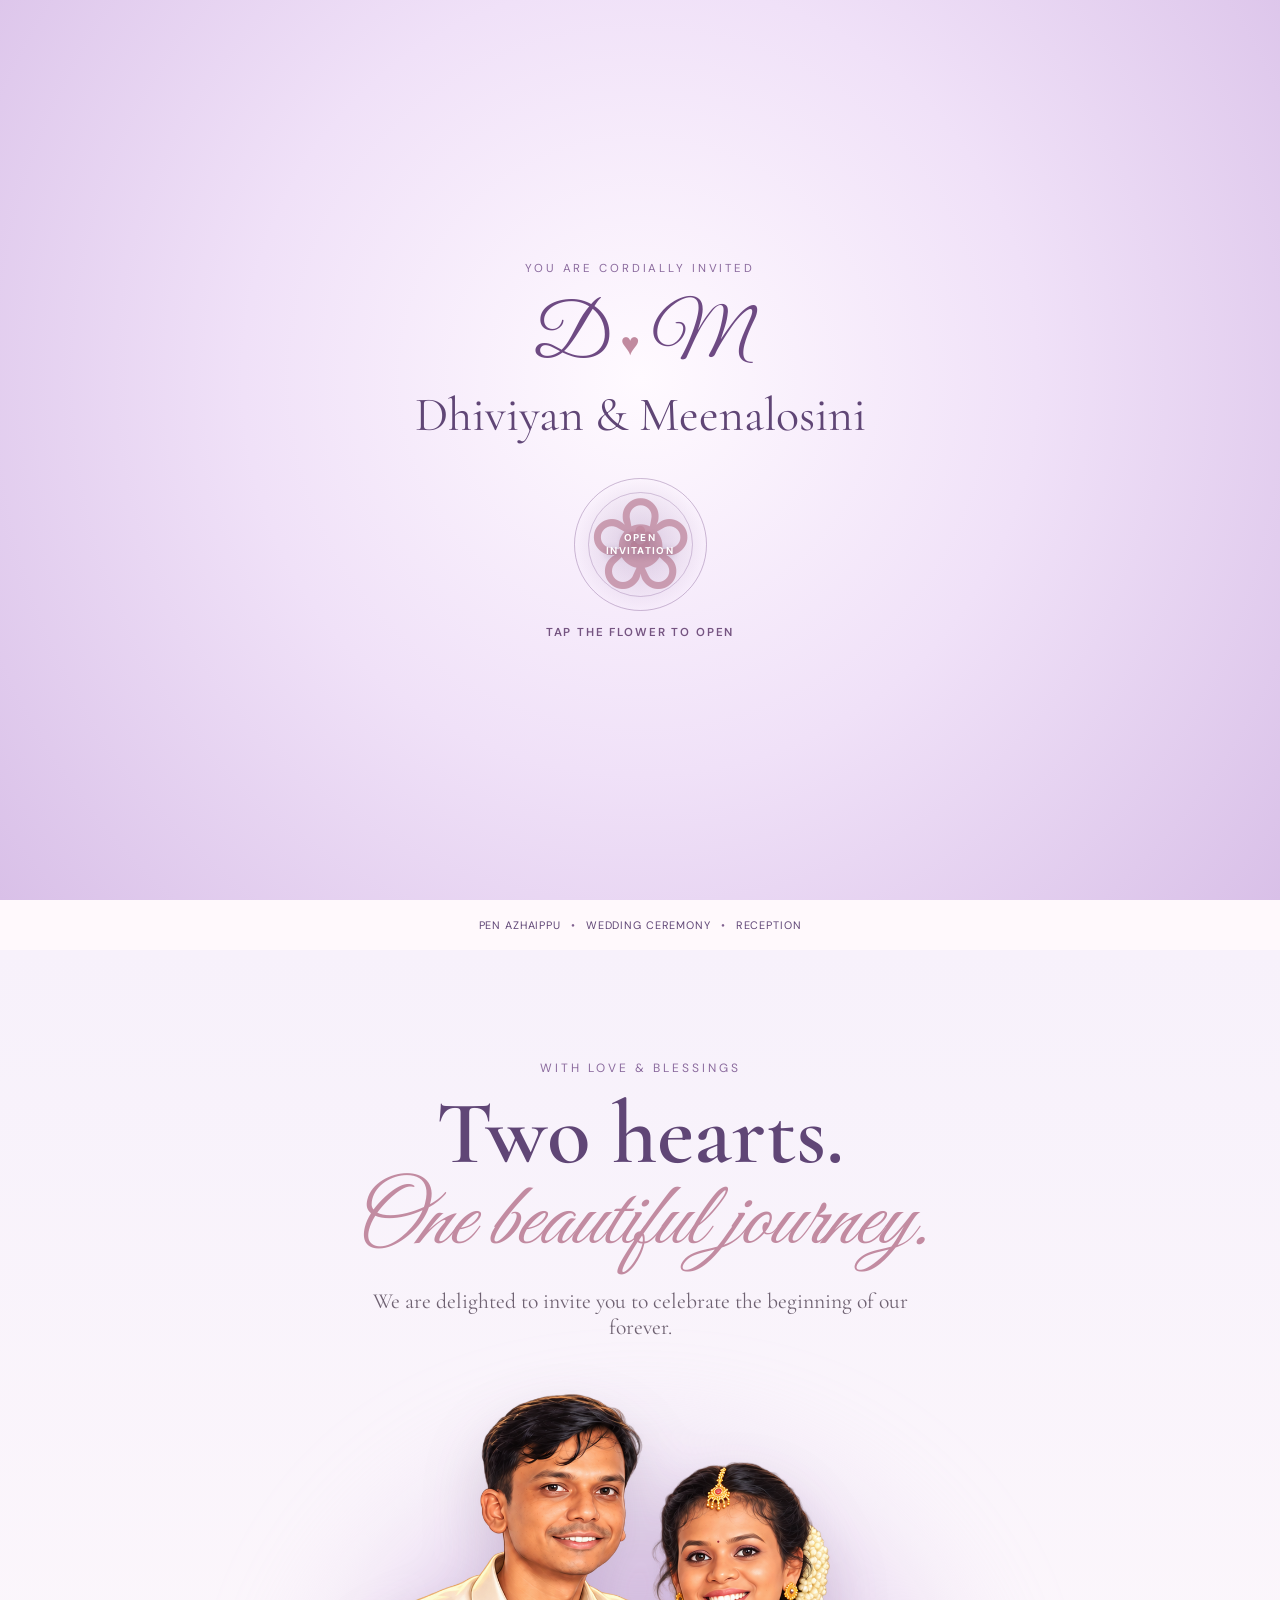
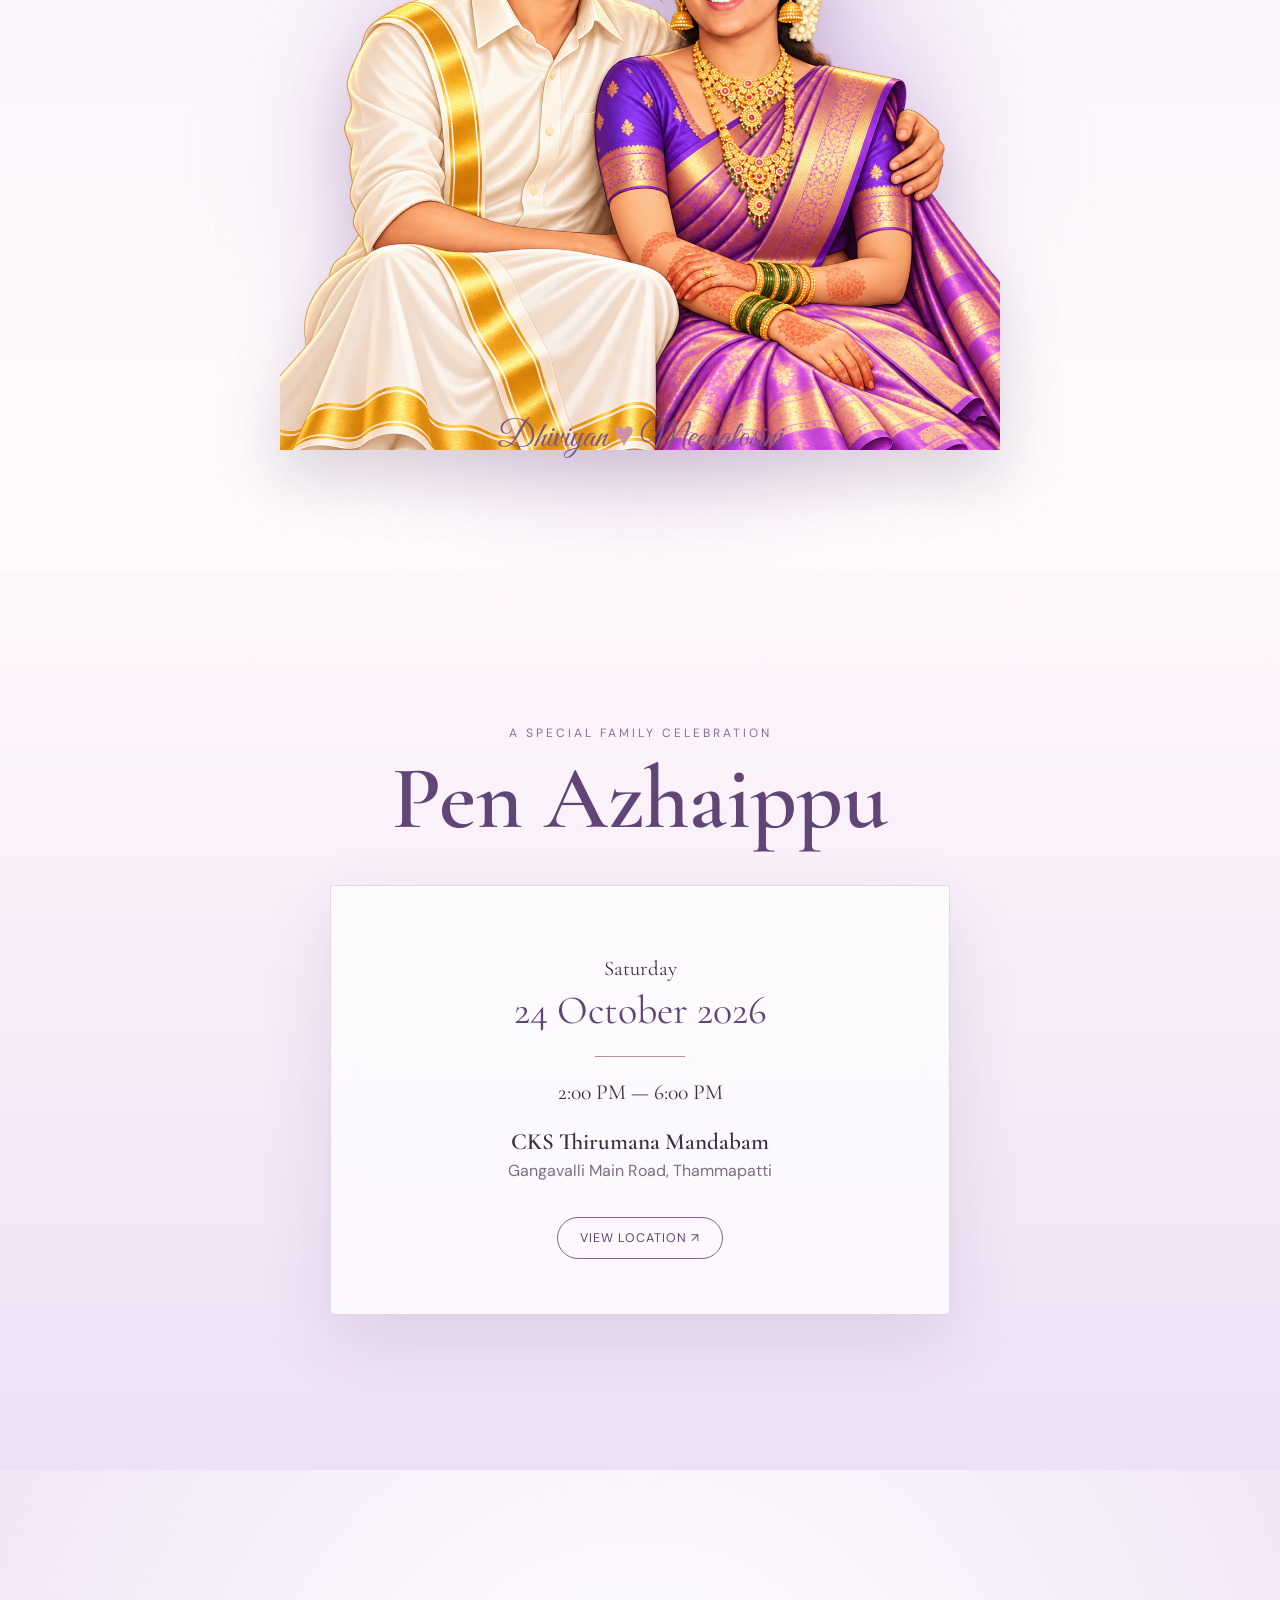
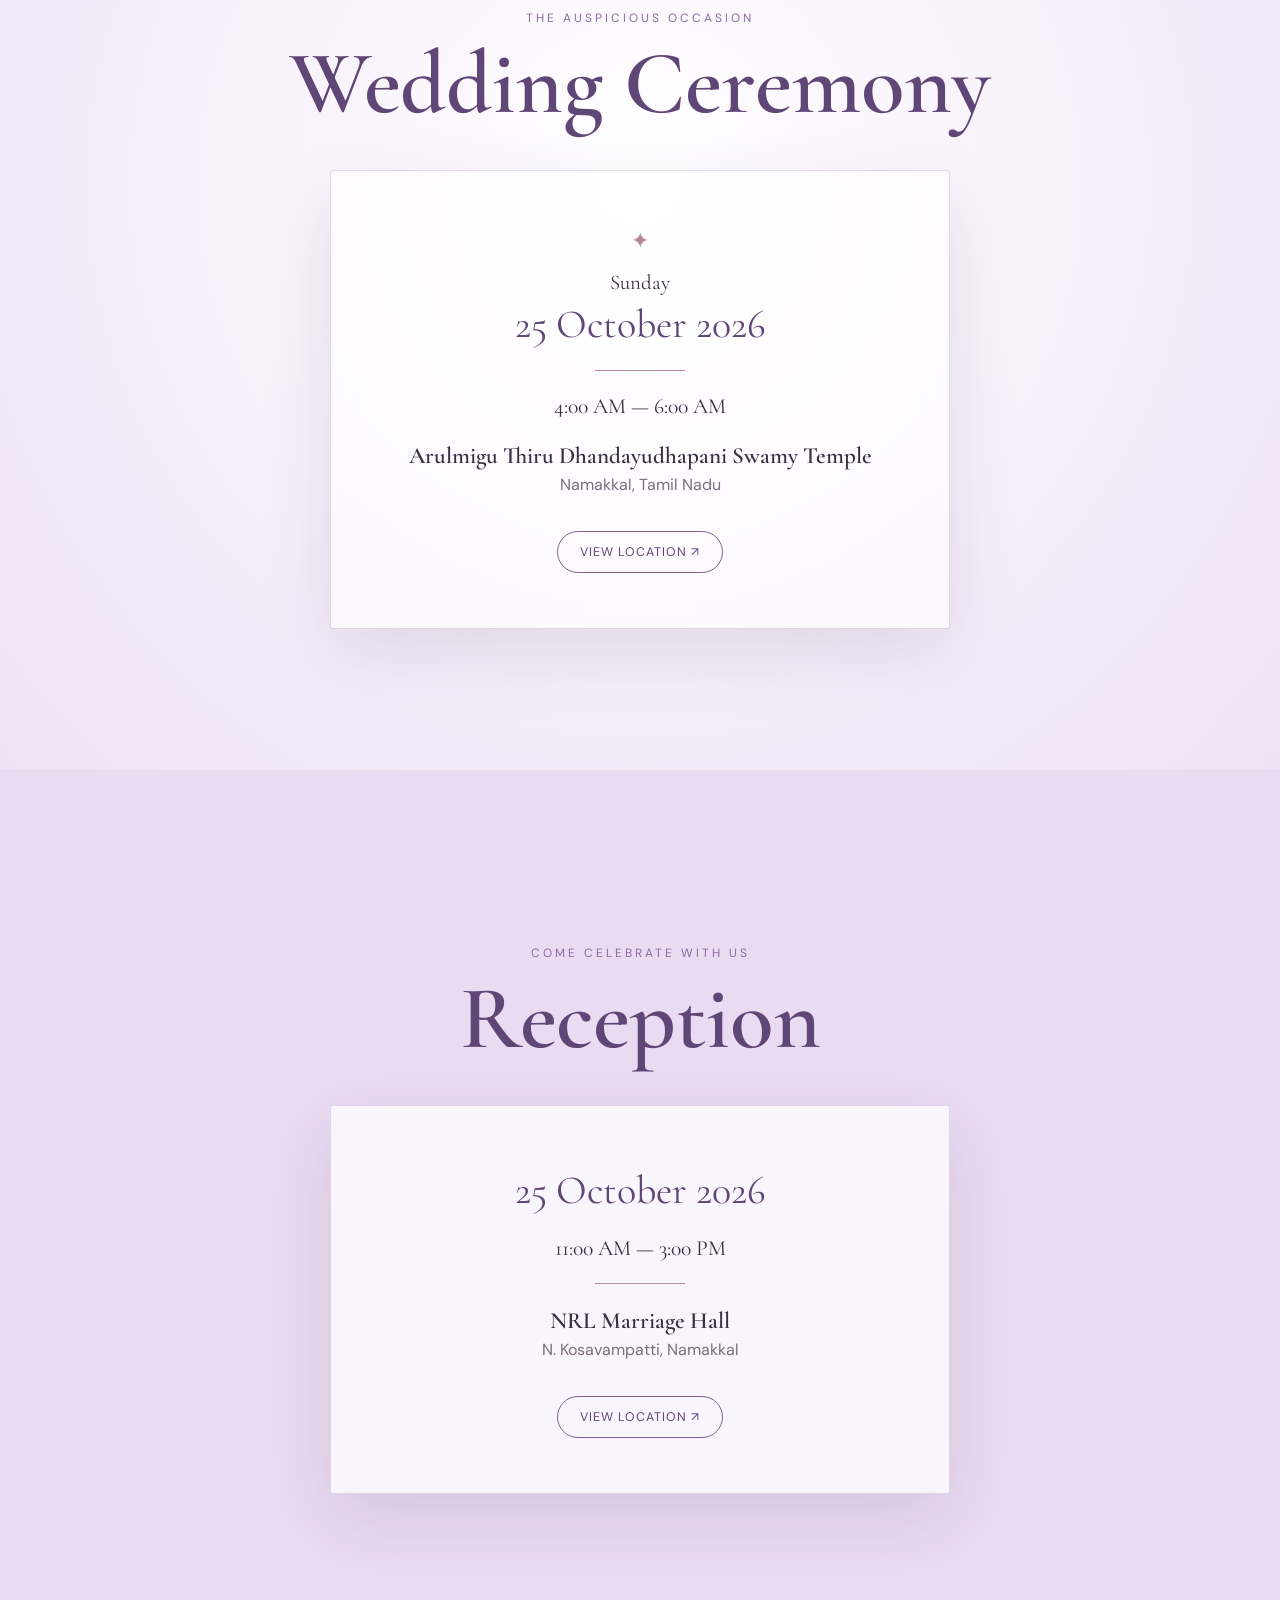
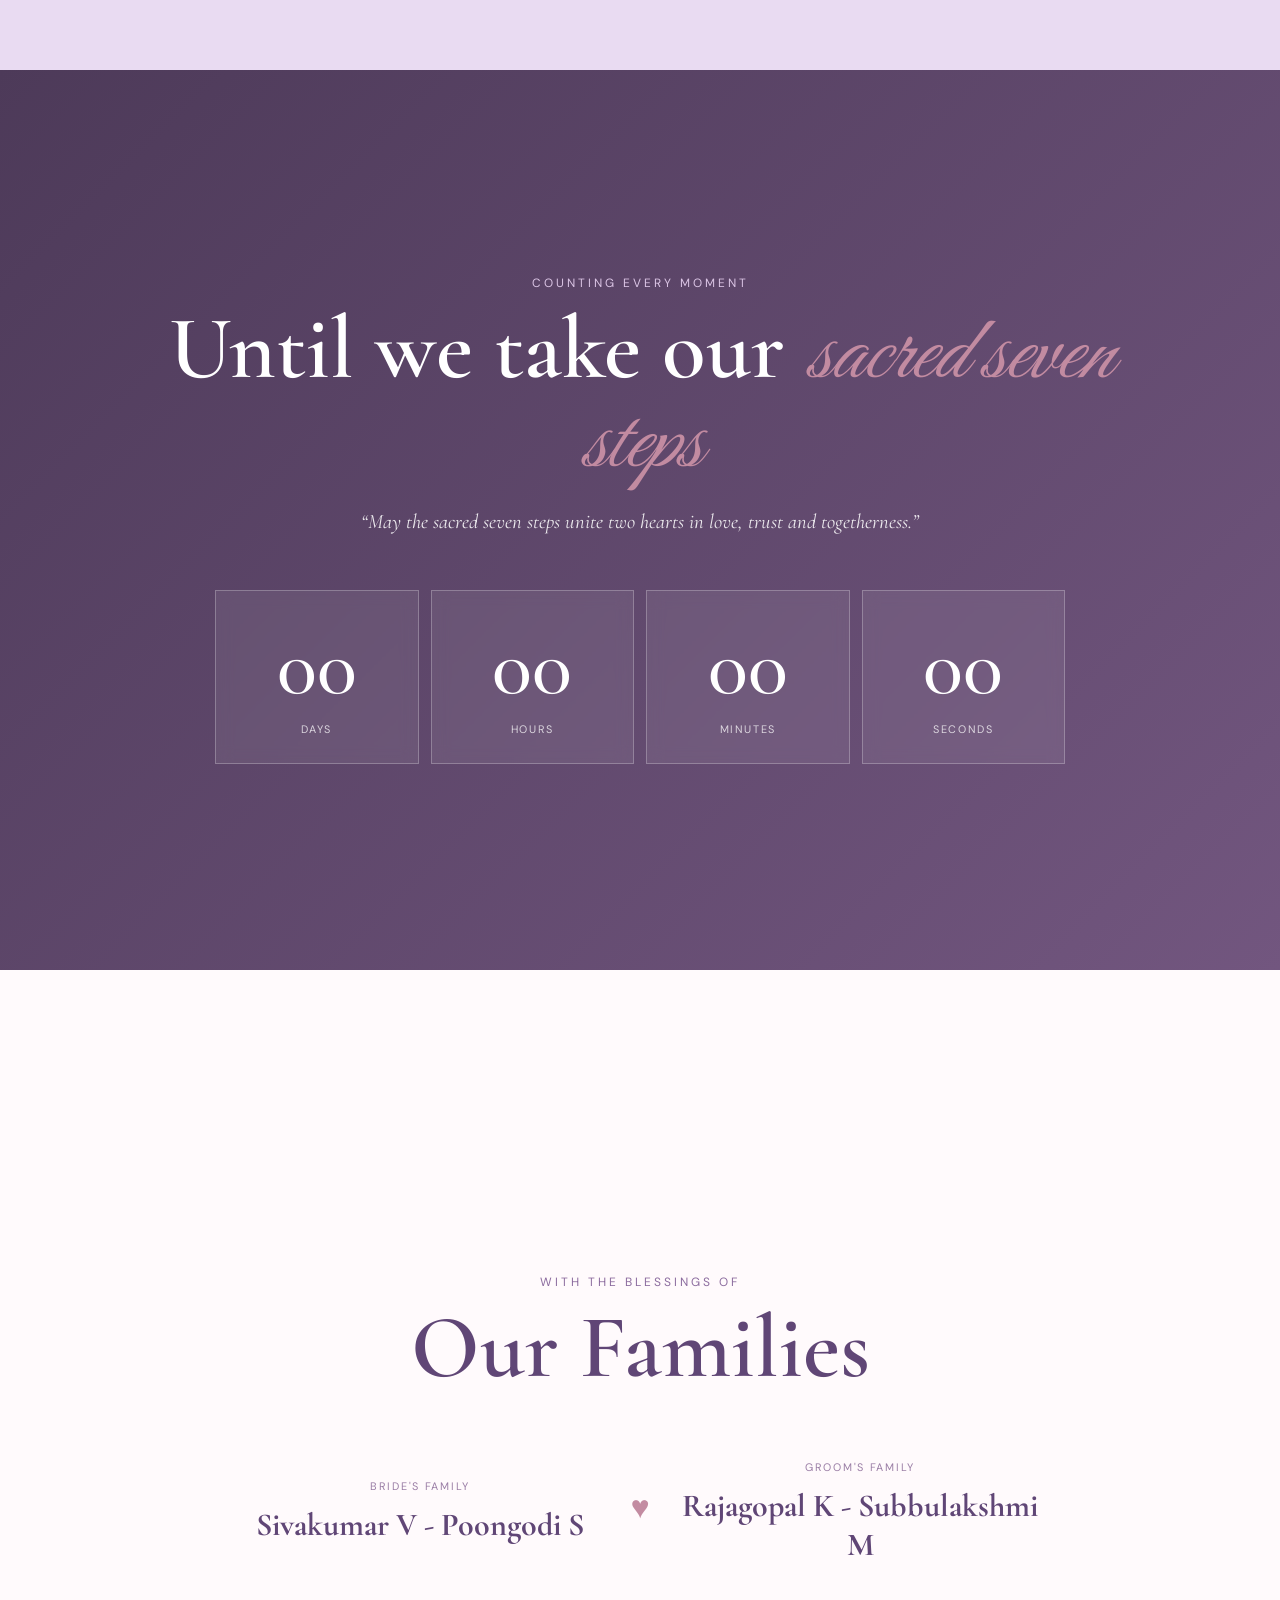
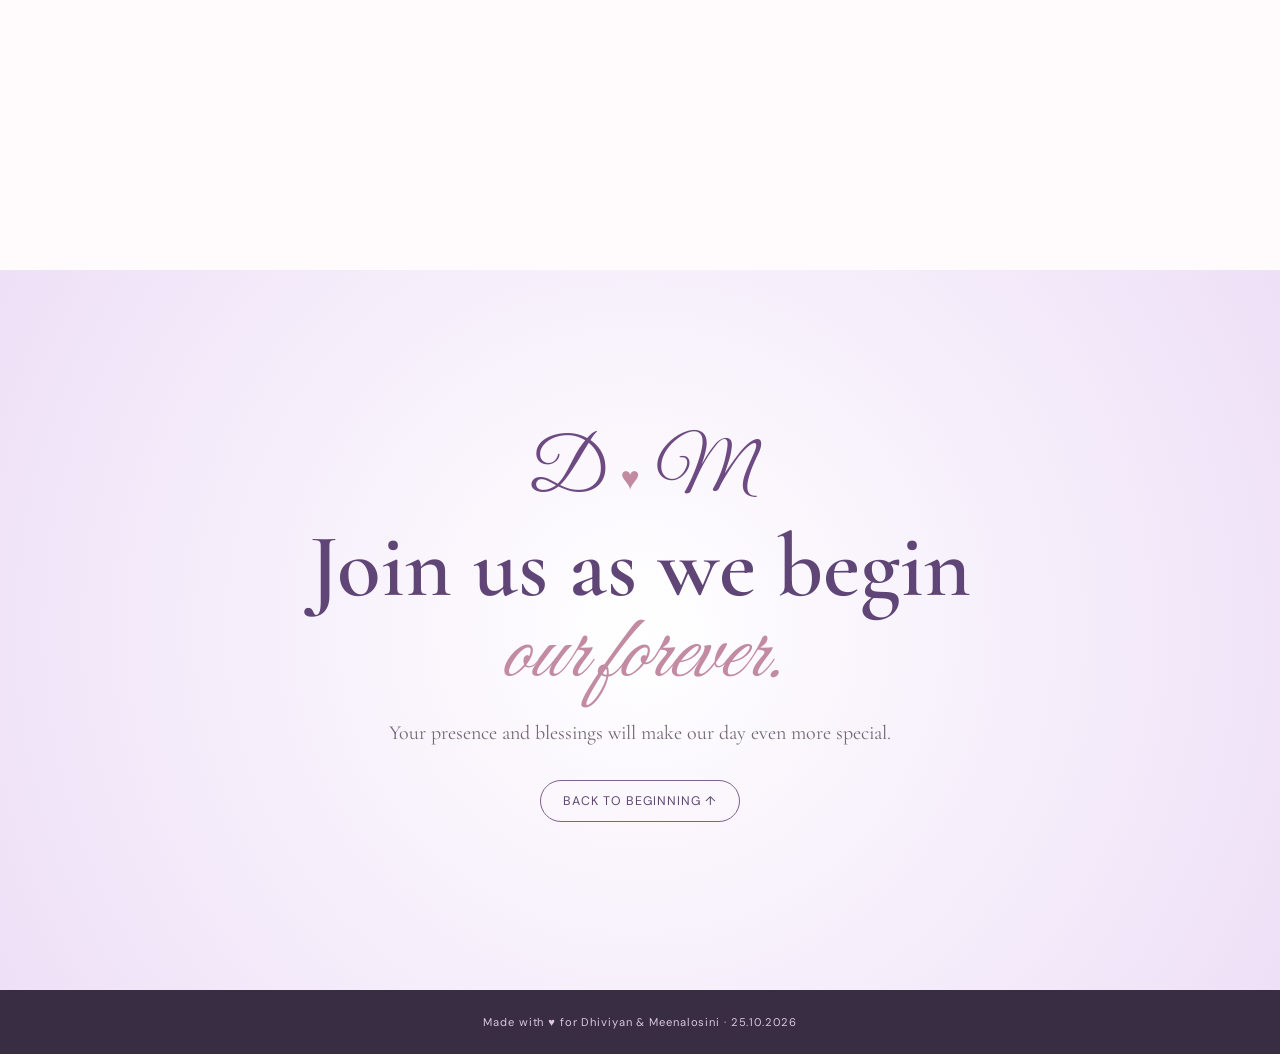
<file: index.html>
<!DOCTYPE html>
<html lang="en">
<head>
<meta charset="UTF-8">
<meta name="viewport" content="width=device-width, initial-scale=1.0">
<meta name="theme-color" content="#eee4ff">
<meta name="description" content="Wedding invitation of Dhiviyan R & Meenalosini S — 25 October 2026">
<title>Dhiviyan ♥ Meenalosini | Wedding Invitation</title>
<link rel="preconnect" href="https://fonts.googleapis.com">
<link rel="preconnect" href="https://fonts.gstatic.com" crossorigin>
<link href="https://fonts.googleapis.com/css2?family=Cormorant+Garamond:wght@400;500;600;700&family=DM+Sans:wght@400;500;600&family=Great+Vibes&display=swap" rel="stylesheet">
<link rel="stylesheet" href="css/style.css">
</head>
<body>

<div class="opening-screen" id="openingScreen">
  <div class="opening-content">
    <div class="opening-small">You are cordially invited</div>
    <div class="opening-monogram">D <span>♥</span> M</div>
    <div class="opening-title">Dhiviyan &amp; Meenalosini</div>
    <button class="flower-open" id="openInvitation" type="button" aria-label="Open wedding invitation">
      <span class="flower-core">✿</span><span class="flower-ring">❀</span>
      <span class="open-label">OPEN<br>INVITATION</span>
    </button>
    <div class="opening-hint">Tap the flower to open</div>
  </div>
</div>
<div class="petals" aria-hidden="true"></div>
<div class="butterflies" aria-hidden="true">
  <span class="butterfly b1">🦋</span><span class="butterfly b2">🦋</span>
  <span class="butterfly b3">🦋</span><span class="butterfly b4">🦋</span>
</div>

<audio id="weddingSong" preload="auto" loop>
  <source src="assets/wedding.mp3" type="audio/mpeg">
</audio>
<div class="music-indicator" id="musicIndicator" aria-live="polite">♪ Playing</div>
<header class="hero" id="home">
  <div class="mandala"></div>
  <div class="hero-inner reveal">
    <div class="eyebrow">A beautiful beginning</div>
    <div class="monogram">D <span>♥</span> M</div>
    <p class="invite-line">Together with their families</p>
    <h1><span>Dhiviyan R</span><i>weds</i><span class="bride">Meenalosini S</span></h1>
    <p class="date">25 · 10 · 2026</p>
    <div class="scroll-cue"><span></span>Scroll to discover</div>
  </div>
</header>
<div class="event-nav" aria-label="Wedding events">
  <a href="#pen-azhaippu">Pen Azhaippu</a>
  <span>•</span>
  <a href="#wedding-ceremony">Wedding Ceremony</a>
  <span>•</span>
  <a href="#reception">Reception</a>
</div>


<main>
<section class="story section">
  <div class="section-inner">
    <div class="section-kicker reveal">With love & blessings</div>
    <h2 class="reveal">Two hearts.<br><em>One beautiful journey.</em></h2>
    <p class="lead reveal">We are delighted to invite you to celebrate the beginning of our forever.</p>
    <div class="couple-wrap reveal">
      <div class="glow"></div>
      <img src="assets/couple.png" alt="Dhiviyan and Meenalosini" class="couple">
      <div class="photo-caption">Dhiviyan <span>♥</span> Meenalosini</div>
    </div>
  </div>
</section>

<section class="reception section pen-section" id="pen-azhaippu">
  <div class="section-inner">
    <div class="section-kicker reveal">A special family celebration</div>
    <h2 class="reveal">Pen Azhaippu</h2>
    <div class="reception-card reveal">
      <p class="label">Saturday</p>
      <p class="big-date">24 October 2026</p>
      <div class="divider"></div>
      <p class="time">2:00 PM — 6:00 PM</p>
      <p class="venue">CKS Thirumana Mandabam</p>
      <p class="subvenue">Gangavalli Main Road, Thammapatti</p>
      <a class="location-btn" href="https://maps.app.goo.gl/v87hqFpKivmR3JN87?g_st=ac" target="_blank" rel="noopener">View Location ↗</a>
    </div>
  </div>
</section>

<section class="details section" id="wedding-ceremony">
  <div class="section-inner">
    <div class="section-kicker reveal">The auspicious occasion</div>
    <h2 class="reveal">Wedding Ceremony</h2>
    <div class="detail-card reveal">
      <div class="ornament">✦</div>
      <p class="label">Sunday</p>
      <p class="big-date">25 October 2026</p>
      <div class="divider"></div>
      <p class="time">4:00 AM — 6:00 AM</p>
      <p class="venue">Arulmigu Thiru Dhandayudhapani Swamy Temple</p>
      <p class="subvenue">Namakkal, Tamil Nadu</p>
      <a class="location-btn" href="https://maps.app.goo.gl/N7EfYA4Kj2yLqHYP8" target="_blank" rel="noopener">View Location ↗</a>
    </div>
  </div>
</section>







<section class="reception section" id="reception">
  <div class="section-inner">
    <div class="section-kicker reveal">Come celebrate with us</div>
    <h2 class="reveal">Reception</h2>
    <div class="reception-card reveal">
      <p class="big-date">25 October 2026</p>
      <p class="time">11:00 AM — 3:00 PM</p>
      <div class="divider"></div>
      <p class="venue">NRL Marriage Hall</p>
      <p class="subvenue">N. Kosavampatti, Namakkal</p>
      <a class="location-btn" href="https://maps.app.goo.gl/31FPNzZ8qvQCoNPb9" target="_blank" rel="noopener">View Location ↗</a>
    </div>
  </div>
</section>

<section class="countdown section">
  <div class="section-inner">
    <div class="section-kicker reveal">Counting every moment</div>
    <h2 class="reveal">Until we take our <em>sacred seven steps</em></h2>
    <p class="countdown-saying reveal">“May the sacred seven steps unite two hearts in love, trust and togetherness.”</p>
    <div class="clock reveal">
      <div><strong id="days">00</strong><span>Days</span></div>
      <div><strong id="hours">00</strong><span>Hours</span></div>
      <div><strong id="minutes">00</strong><span>Minutes</span></div>
      <div><strong id="seconds">00</strong><span>Seconds</span></div>
    </div>
  </div>
</section>

<section class="families section">
  <div class="section-inner">
    <div class="section-kicker reveal">With the blessings of</div>
    <h2 class="reveal">Our Families</h2>
    <div class="family-grid reveal">
      <div class="family">
        <p class="family-title">Bride's Family</p>
        <h3>Sivakumar V - Poongodi S</h3>
      </div>
      <div class="family-heart">♥</div>
      <div class="family">
        <p class="family-title">Groom's Family</p>
        <h3>Rajagopal K - Subbulakshmi M</h3>
      </div>
    </div>
  </div>
</section>

<section class="closing section">
  <div class="section-inner reveal">
    <div class="monogram">D <span>♥</span> M</div>
    <h2>Join us as we begin<br><em>our forever.</em></h2>
    <p>Your presence and blessings will make our day even more special.</p>
    <a class="top-btn" href="#home">Back to beginning ↑</a>
  </div>
</section>
</main>

<footer>Made with ♥ for Dhiviyan & Meenalosini · 25.10.2026</footer>
<script src="js/app.js"></script>
</body>
</html>
</file>
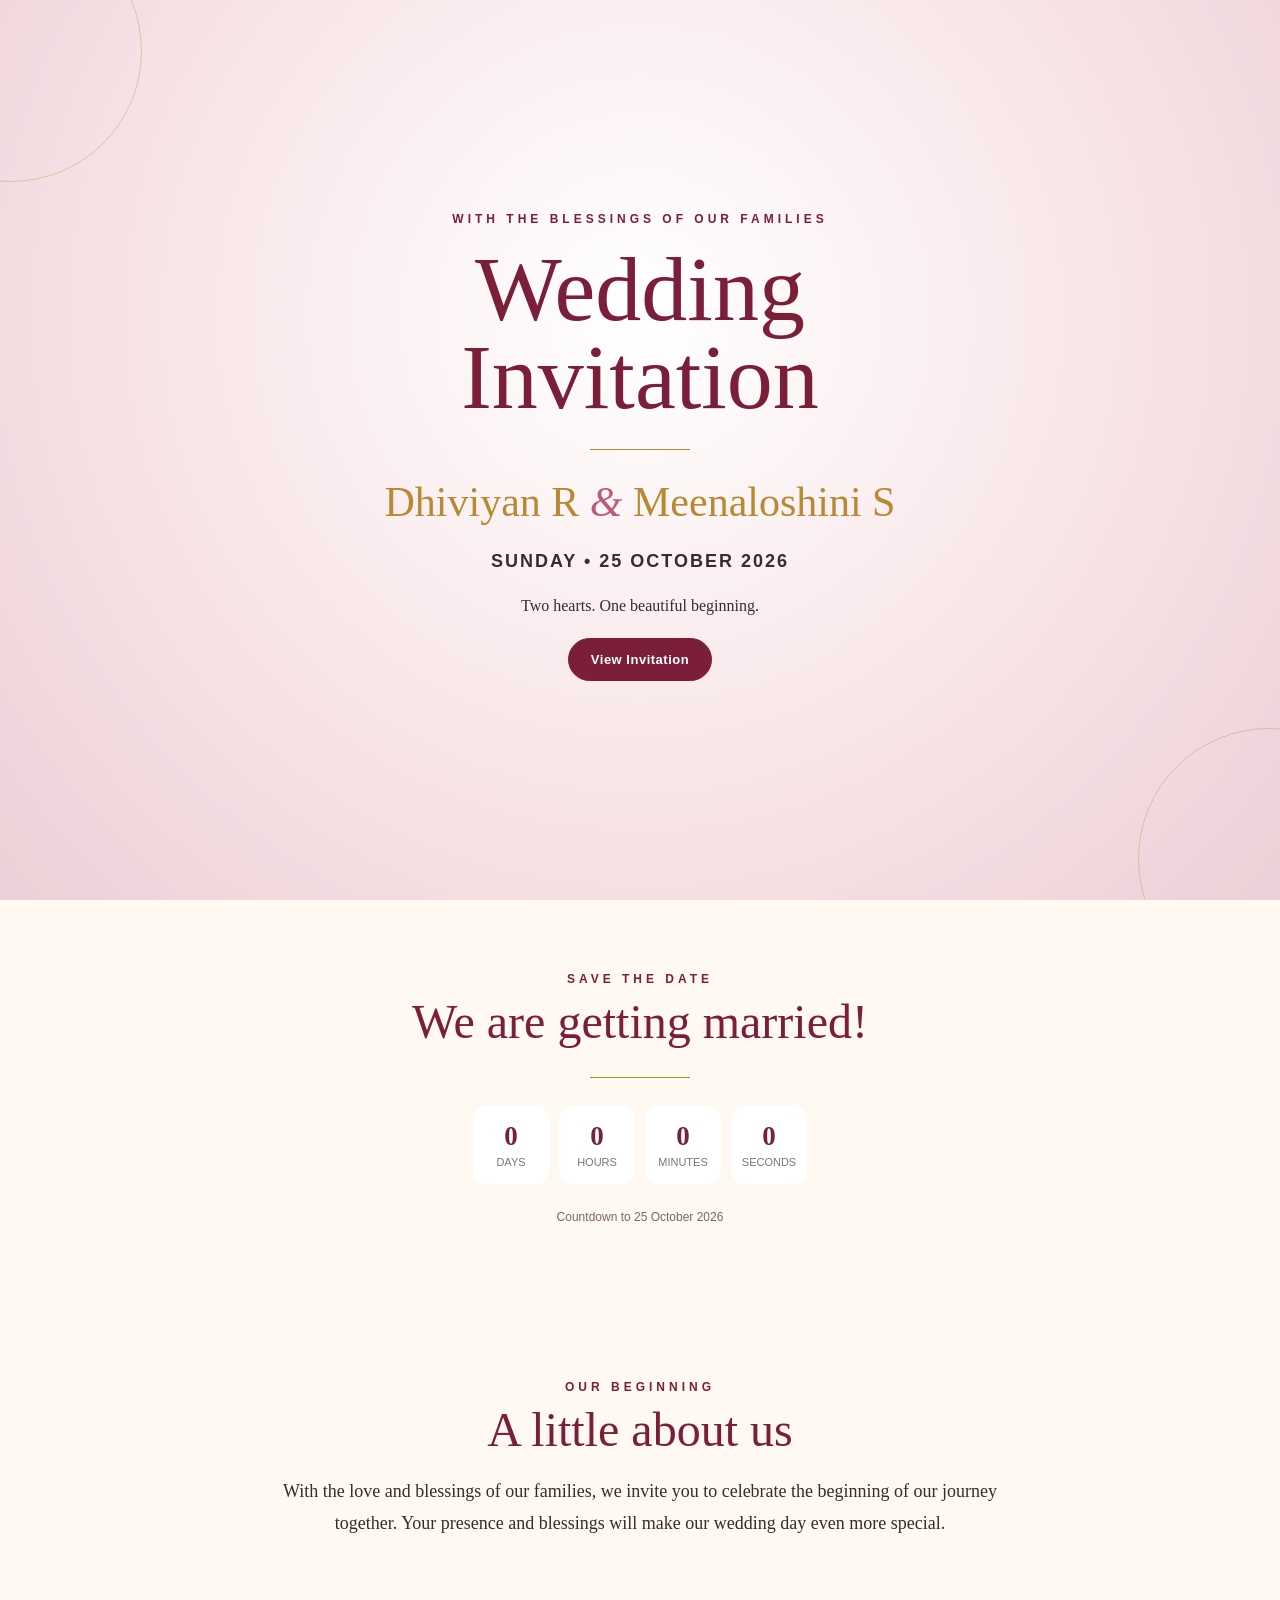
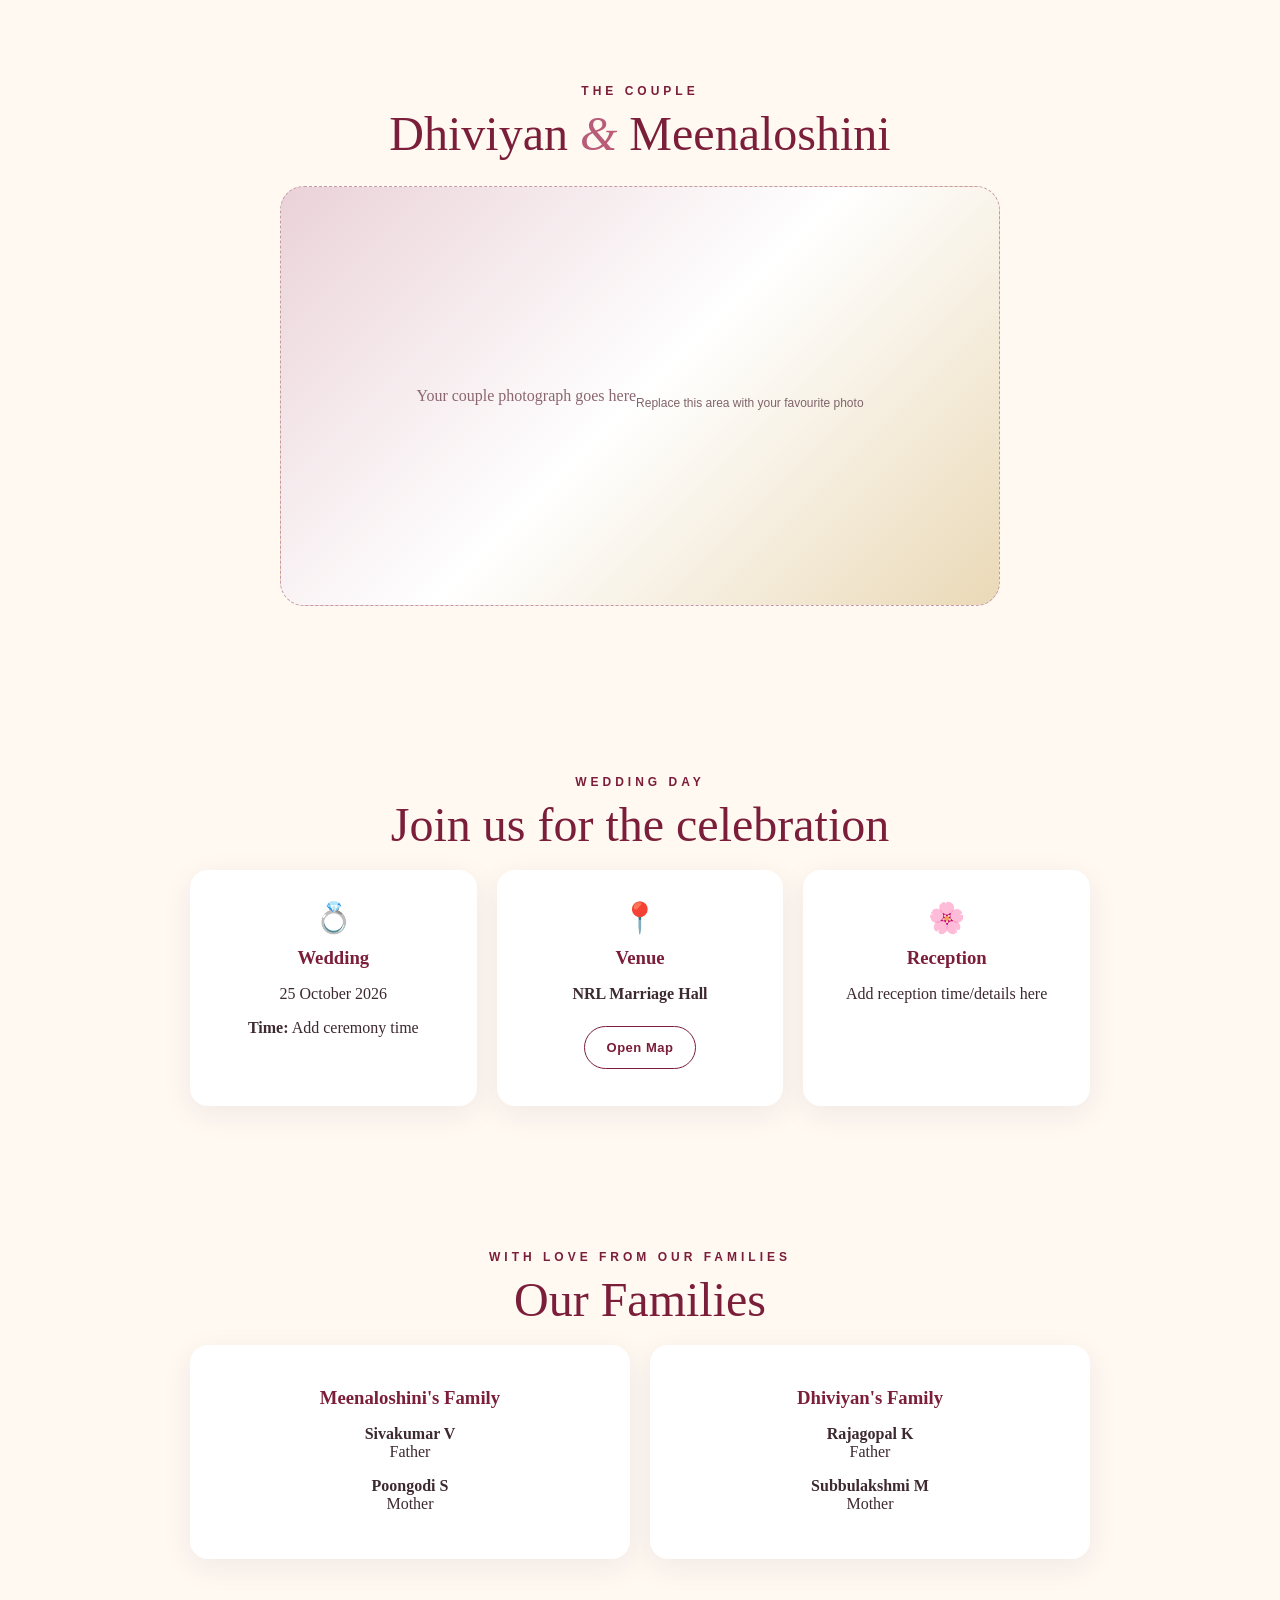
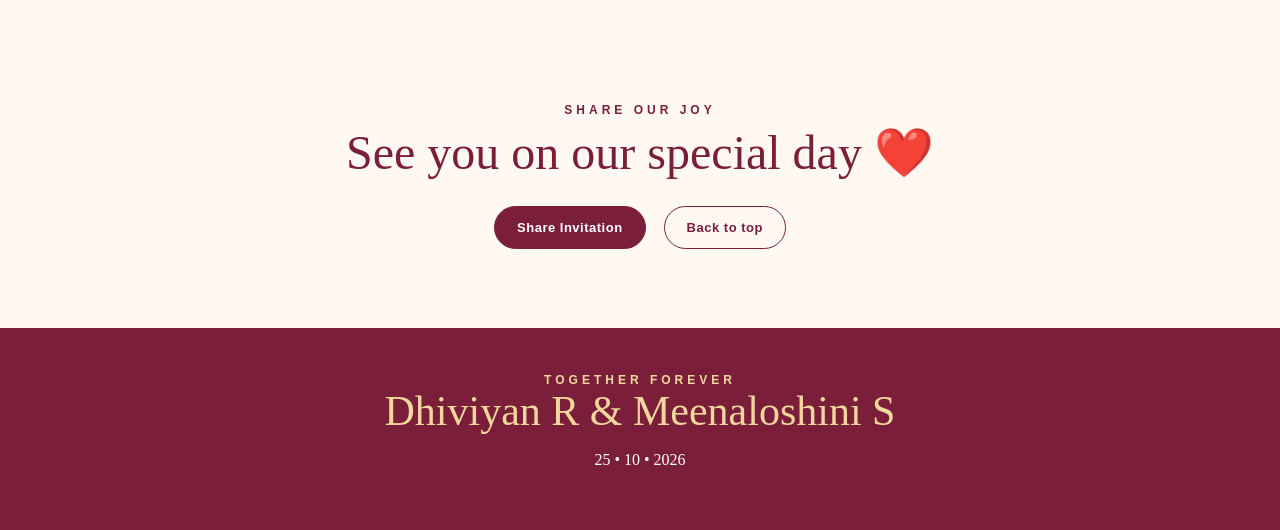
<file: Dhiviyan_Meenaloshini_Wedding_Invite-2.html>
<!DOCTYPE html>
<html lang="en">
<head>
<meta charset="UTF-8">
<meta name="viewport" content="width=device-width, initial-scale=1.0">
<title>Dhiviyan & Meenaloshini — Wedding Invitation</title>
<meta name="theme-color" content="#7b1e3a">
<style>
:root{
  --wine:#7b1e3a; --rose:#b85c78; --cream:#fff9f2;
  --gold:#b88932; --ink:#3d2930;
}
*{box-sizing:border-box}
html{scroll-behavior:smooth}
body{margin:0;font-family:Georgia,"Times New Roman",serif;background:var(--cream);color:var(--ink)}
section{padding:72px 22px;text-align:center}
.hero{
  min-height:100vh;display:flex;align-items:center;justify-content:center;
  background:radial-gradient(circle at 50% 35%,#fff,#f8e5e8 55%,#ecd0d7);
  position:relative;overflow:hidden
}
.hero:before,.hero:after{
  content:"";position:absolute;width:260px;height:260px;border:1px solid rgba(184,137,50,.35);
  border-radius:50%;top:-80px
}
.hero:before{left:-120px}.hero:after{right:-120px;top:auto;bottom:-90px}
.card{max-width:760px;position:relative;z-index:2}
.small{letter-spacing:4px;text-transform:uppercase;color:var(--wine);font:600 12px Arial,sans-serif}
h1{font-size:clamp(48px,12vw,92px);line-height:.95;margin:20px 0 12px;color:var(--wine);font-weight:500}
h2{font-size:clamp(30px,7vw,48px);color:var(--wine);font-weight:500;margin:8px 0 18px}
.names{font-size:clamp(25px,6vw,42px);color:var(--gold)}
.amp{font-style:italic;color:var(--rose)}
.date{font:700 18px Arial,sans-serif;letter-spacing:2px;margin:25px 0;color:var(--ink)}
.divider{width:100px;height:1px;background:var(--gold);margin:28px auto}
.btn{
 display:inline-block;padding:13px 22px;border:1px solid var(--wine);border-radius:30px;
 color:white;background:var(--wine);text-decoration:none;font:600 13px Arial,sans-serif;
 letter-spacing:.5px;margin:7px;cursor:pointer
}
.btn.light{background:transparent;color:var(--wine)}
.grid{max-width:900px;margin:auto;display:grid;grid-template-columns:repeat(auto-fit,minmax(220px,1fr));gap:20px}
.box{background:white;padding:30px 20px;border-radius:18px;box-shadow:0 8px 30px rgba(80,30,45,.08)}
.box .icon{font-size:30px}.box h3{color:var(--wine);margin:12px 0 8px}
.story{max-width:720px;margin:auto;font-size:18px;line-height:1.8}
.photo{
 max-width:720px;height:420px;margin:25px auto;border-radius:24px;
 background:linear-gradient(135deg,#ead2d8,#fff,#ead9b7);
 display:flex;align-items:center;justify-content:center;color:#8b6670;
 border:1px dashed #c59aa6
}
.count{display:flex;justify-content:center;gap:10px;flex-wrap:wrap;margin:25px auto}
.count div{min-width:76px;padding:15px 8px;background:white;border-radius:14px}
.count b{display:block;font-size:27px;color:var(--wine)}
.count span{font:11px Arial,sans-serif;text-transform:uppercase;color:#777}
footer{padding:45px 20px;background:var(--wine);color:#fff;text-align:center}
footer .names{color:#f2d79d}
.note{font:12px Arial,sans-serif;color:#80646c;margin-top:14px}
@media(max-width:500px){section{padding:58px 17px}.photo{height:300px}}
</style>
</head>
<body>

<section class="hero">
  <div class="card">
    <div class="small">With the blessings of our families</div>
    <h1>Wedding<br>Invitation</h1>
    <div class="divider"></div>
    <div class="names">Dhiviyan R <span class="amp">&</span> Meenaloshini S</div>
    <div class="date">SUNDAY • 25 OCTOBER 2026</div>
    <p>Two hearts. One beautiful beginning.</p>
    <a class="btn" href="#details">View Invitation</a>
  </div>
</section>

<section id="details">
  <div class="small">Save the date</div>
  <h2>We are getting married!</h2>
  <div class="divider"></div>
  <div class="count" id="countdown">
    <div><b id="days">--</b><span>Days</span></div>
    <div><b id="hours">--</b><span>Hours</span></div>
    <div><b id="mins">--</b><span>Minutes</span></div>
    <div><b id="secs">--</b><span>Seconds</span></div>
  </div>
  <p class="note">Countdown to 25 October 2026</p>
</section>

<section>
  <div class="small">Our beginning</div>
  <h2>A little about us</h2>
  <div class="story">
    With the love and blessings of our families, we invite you to
    celebrate the beginning of our journey together.
    Your presence and blessings will make our wedding day even more special.
  </div>
</section>

<section>
  <div class="small">The couple</div>
  <h2>Dhiviyan <span class="amp">&</span> Meenaloshini</h2>
  <div class="photo">Your couple photograph goes here<br><span class="note">Replace this area with your favourite photo</span></div>
</section>

<section>
  <div class="small">Wedding day</div>
  <h2>Join us for the celebration</h2>
  <div class="grid">
    <div class="box">
      <div class="icon">💍</div><h3>Wedding</h3>
      <p>25 October 2026</p>
      <p><strong>Time:</strong> Add ceremony time</p>
    </div>
    <div class="box">
      <div class="icon">📍</div><h3>Venue</h3>
      <p><strong>NRL Marriage Hall</strong></p>
      <a class="btn light" href="https://maps.app.goo.gl/bjZTbbfZqpXUx8NUA?g_st=ac" target="_blank" rel="noopener">Open Map</a>
    </div>
    <div class="box">
      <div class="icon">🌸</div><h3>Reception</h3>
      <p>Add reception time/details here</p>
    </div>
  </div>
</section>

<section>
  <div class="small">With love from our families</div>
  <h2>Our Families</h2>
  <div class="grid">
    <div class="box">
      <h3>Meenaloshini's Family</h3>
      <p><strong>Sivakumar V</strong><br>Father</p>
      <p><strong>Poongodi S</strong><br>Mother</p>
    </div>
    <div class="box">
      <h3>Dhiviyan's Family</h3>
      <p><strong>Rajagopal K</strong><br>Father</p>
      <p><strong>Subbulakshmi M</strong><br>Mother</p>
    </div>
  </div>
</section>

<section>
  <div class="small">Share our joy</div>
  <h2>See you on our special day ❤️</h2>
  <button class="btn" onclick="shareInvite()">Share Invitation</button>
  <a class="btn light" href="#top" onclick="window.scrollTo({top:0,behavior:'smooth'});return false;">Back to top</a>
</section>

<footer>
  <div class="small" style="color:#f2d79d">Together forever</div>
  <div class="names">Dhiviyan R & Meenaloshini S</div>
  <p>25 • 10 • 2026</p>
</footer>

<script>
const wedding = new Date("2026-10-25T09:00:00+05:30");
function tick(){
  let d=Math.max(0,wedding-new Date());
  const days=Math.floor(d/86400000); d%=86400000;
  const hrs=Math.floor(d/3600000); d%=3600000;
  const mins=Math.floor(d/60000); d%=60000;
  const secs=Math.floor(d/1000);
  document.getElementById("days").textContent=days;
  document.getElementById("hours").textContent=hrs;
  document.getElementById("mins").textContent=mins;
  document.getElementById("secs").textContent=secs;
}
tick();setInterval(tick,1000);
async function shareInvite(){
  const data={title:"Dhiviyan & Meenaloshini — Wedding Invitation",
              text:"Join us for our wedding on 25 October 2026 ❤️",
              url:location.href};
  if(navigator.share){try{await navigator.share(data)}catch(e){}}
  else{await navigator.clipboard.writeText(location.href);alert("Invitation link copied!")}
}
</script>
</body>
</html>
</file>
<file: css/style.css>
*{box-sizing:border-box}html{scroll-behavior:smooth}body{margin:0;background:#f7f1fb;color:#382d42;font-family:"DM Sans",sans-serif;overflow-x:hidden}.section,.hero{position:relative;min-height:100vh;display:flex;align-items:center;justify-content:center;overflow:hidden}.hero{background:radial-gradient(circle at 50% 42%,#fffaff 0,#f2e7fb 45%,#e6d4f0 100%);text-align:center}.hero-inner{position:relative;z-index:3;padding:70px 22px}.eyebrow,.section-kicker{font-size:.75rem;letter-spacing:.25em;text-transform:uppercase;color:#8b6b9e}.monogram{font-family:"Great Vibes",cursive;font-size:4.5rem;color:#6e4a83;line-height:1}.monogram span{font-family:serif;font-size:2rem;color:#c18a9f;margin:0 4px}h1,h2{font-family:"Cormorant Garamond",serif;font-weight:600}h1{font-size:clamp(3.2rem,9vw,7.4rem);line-height:.8;margin:24px 0;color:#315b86}h1 span{display:block}h1 .bride{color:#d79aaf}h1 i{display:block;font-family:"Great Vibes",cursive;font-size:.42em;color:#80618f;margin:16px 0;font-weight:400}.invite-line{font-family:"Cormorant Garamond",serif;font-size:1.2rem;color:#79687e}.date{font-family:"Cormorant Garamond",serif;letter-spacing:.35em;font-size:1.25rem;color:#7e648d}.scroll-cue{margin:60px auto 0;font-size:.72rem;letter-spacing:.15em;text-transform:uppercase;color:#8e7b96}.scroll-cue span{display:block;width:1px;height:44px;background:#9d7daa;margin:0 auto 12px;animation:pulse 1.8s infinite}.mandala{position:absolute;width:min(80vw,800px);height:min(80vw,800px);border:1px solid rgba(124,87,143,.16);border-radius:50%;box-shadow:0 0 0 35px rgba(255,255,255,.15),0 0 0 70px rgba(124,87,143,.07);animation:spin 50s linear infinite}.section{padding:110px 22px}.section-inner{width:min(1040px,100%);text-align:center;position:relative;z-index:2}h2{font-size:clamp(3rem,7vw,6rem);line-height:.9;margin:18px 0 25px;color:#604676}h2 em{font-family:"Great Vibes",cursive;font-weight:400;color:#c28ba1}.lead{max-width:560px;margin:0 auto;font-family:"Cormorant Garamond",serif;font-size:1.35rem;color:#6f6272}.story{background:linear-gradient(180deg,#f7f1fb,#fffafc)}.couple-wrap{position:relative;width:min(720px,94vw);margin:50px auto 0}.couple{width:100%;display:block;position:relative;z-index:2;filter:drop-shadow(0 28px 30px rgba(73,42,84,.18));animation:float 6s ease-in-out infinite}.glow{position:absolute;inset:15% 10% 0;background:#dfc9eb;filter:blur(70px);border-radius:50%}.photo-caption{font-family:"Great Vibes",cursive;font-size:2.2rem;color:#795688;margin-top:-35px;position:relative;z-index:4}.photo-caption span{color:#cf8fa4}.details{background:radial-gradient(circle at 50% 35%,#fff,#efe1f7)}.detail-card,.reception-card{width:min(620px,94vw);margin:45px auto 0;padding:55px 25px;border:1px solid rgba(117,83,135,.2);background:rgba(255,255,255,.62);backdrop-filter:blur(10px);box-shadow:0 25px 70px rgba(77,50,87,.12);border-radius:3px}.ornament{font-size:1.4rem;color:#b7849a}.label{font-family:"Cormorant Garamond",serif;font-size:1.3rem;margin:15px 0 0}.big-date{font-family:"Cormorant Garamond",serif;font-size:2.5rem;margin:5px 0;color:#604676}.divider{width:90px;height:1px;background:#b48ca6;margin:22px auto}.time{font-family:"Cormorant Garamond",serif;font-size:1.35rem}.venue{font-family:"Cormorant Garamond",serif;font-weight:600;font-size:1.45rem;margin-bottom:4px}.subvenue{color:#7c6e80;margin-top:0}.location-btn,.top-btn{display:inline-block;margin-top:20px;padding:12px 22px;border:1px solid #80618f;border-radius:999px;color:#604676;text-decoration:none;font-size:.78rem;letter-spacing:.08em;text-transform:uppercase;transition:.3s}.location-btn:hover,.top-btn:hover{background:#604676;color:white}.reception{background:#e9dbf2}.reception-card{background:rgba(255,255,255,.72)}.countdown{background:linear-gradient(135deg,#4d3a59,#72567f);color:white}.countdown .section-kicker{color:#dbc5e5}.countdown h2{color:white}.clock{display:grid;grid-template-columns:repeat(4,1fr);gap:12px;width:min(850px,100%);margin:55px auto 0}.clock div{padding:25px 8px;border:1px solid rgba(255,255,255,.25);background:rgba(255,255,255,.08);backdrop-filter:blur(8px)}.clock strong{display:block;font-family:"Cormorant Garamond",serif;font-size:clamp(2.5rem,7vw,5.2rem);font-weight:500}.clock span{font-size:.68rem;text-transform:uppercase;letter-spacing:.15em;opacity:.75}.families{background:#fffafc}.family-grid{display:grid;grid-template-columns:1fr 80px 1fr;align-items:center;max-width:800px;margin:60px auto 0}.family-title{text-transform:uppercase;letter-spacing:.16em;font-size:.68rem;color:#9a7da5}.family h3{font-family:"Cormorant Garamond",serif;font-size:2rem;margin:12px 0 2px;color:#604676}.family p:last-child{margin-top:0;font-family:"Cormorant Garamond",serif;font-size:1.25rem}.family-heart{font-size:2rem;color:#c38ba1}.closing{min-height:80vh;background:radial-gradient(circle,#fff,#eee0f7)}.closing p{max-width:540px;margin:0 auto 15px;color:#756878;font-family:"Cormorant Garamond",serif;font-size:1.25rem}footer{text-align:center;padding:25px 15px;background:#382d42;color:#d9c8df;font-size:.7rem;letter-spacing:.08em}.reveal{opacity:0;transform:translateY(45px);transition:opacity 1s ease,transform 1s ease}.reveal.visible{opacity:1;transform:none}.petals,.butterflies{position:fixed;inset:0;pointer-events:none;z-index:20;overflow:hidden}.petal{position:absolute;top:-30px;width:9px;height:13px;border-radius:70% 20% 70% 20%;background:#e8b8ca;opacity:.75;animation:fall linear infinite}.butterfly{position:absolute;font-size:22px;opacity:.55;animation:fly 16s linear infinite}.b1{top:22%;left:-5%;animation-delay:0s}.b2{top:62%;left:105%;animation-delay:3s}.b3{top:35%;left:80%;animation-delay:7s}.b4{top:75%;left:20%;animation-delay:10s}@keyframes fall{to{transform:translate3d(120px,110vh,0) rotate(420deg)}}@keyframes fly{0%{transform:translate(0,0) rotate(0)}25%{transform:translate(20vw,-8vh) rotate(12deg)}50%{transform:translate(45vw,15vh) rotate(-10deg)}75%{transform:translate(70vw,-5vh) rotate(12deg)}100%{transform:translate(110vw,10vh) rotate(0)}}@keyframes spin{to{transform:rotate(360deg)}}@keyframes float{50%{transform:translateY(-10px)}}@keyframes pulse{50%{height:65px;opacity:.4}}@media(max-width:650px){.hero-inner{padding-top:50px}.monogram{font-size:3.7rem}h1{font-size:3.5rem}.section{min-height:auto;padding:100px 18px}.story{padding-top:110px}.clock{gap:5px}.clock div{padding:18px 3px}.clock strong{font-size:2.5rem}.clock span{font-size:.55rem}.family-grid{grid-template-columns:1fr;gap:25px}.family-heart{order:2}.family-grid .family:nth-child(3){order:3}.butterfly{font-size:17px}}
@media(prefers-reduced-motion:reduce){*,*:before,*:after{animation:none!important;scroll-behavior:auto!important;transition:none!important}}

.opening-screen{position:fixed;inset:0;z-index:100;background:radial-gradient(circle at 50% 42%,#fffaff 0,#f0e1f8 48%,#d9c0e8 100%);display:flex;align-items:center;justify-content:center;text-align:center;transition:opacity .9s ease,visibility .9s ease}.opening-screen.opened{opacity:0;visibility:hidden;pointer-events:none}.opening-content{padding:25px}.opening-small{font-size:.72rem;letter-spacing:.25em;text-transform:uppercase;color:#8b6b9e}.opening-monogram{font-family:"Great Vibes",cursive;font-size:4.5rem;color:#6e4a83;margin:18px 0 2px}.opening-monogram span{font-family:serif;font-size:2rem;color:#c18a9f}.opening-title{font-family:"Cormorant Garamond",serif;font-size:clamp(1.7rem,6vw,3rem);color:#604676}.flower-open{position:relative;border:0;background:transparent;width:145px;height:145px;margin:28px auto 8px;display:block;cursor:pointer;color:#c18ba1}.flower-core{position:absolute;inset:47px;font-size:2.1rem;z-index:2;animation:flowerPulse 2s ease-in-out infinite}.flower-ring{position:absolute;inset:0;font-size:8rem;line-height:145px;opacity:.8;animation:flowerSpin 12s linear infinite}.flower-open:before{content:"";position:absolute;inset:20px;border-radius:50%;border:1px solid rgba(123,84,143,.3);animation:ringPulse 2.2s ease-in-out infinite}.opening-hint{font-size:.72rem;letter-spacing:.16em;text-transform:uppercase;color:#8e7b96}.music-indicator{position:fixed;right:16px;bottom:18px;z-index:80;background:rgba(96,70,118,.9);color:#fff;padding:10px 15px;border-radius:999px;font-size:.7rem;letter-spacing:.06em;opacity:0;transform:translateY(15px);pointer-events:none;transition:.35s;cursor:pointer}.music-indicator.show{opacity:1;transform:none;pointer-events:auto}body:not(.invitation-open){overflow:hidden}@keyframes flowerPulse{50%{transform:scale(1.13)}}@keyframes flowerSpin{to{transform:rotate(360deg)}}@keyframes ringPulse{50%{transform:scale(1.08);opacity:.55}}@media(max-width:650px){.opening-monogram{font-size:3.7rem}.flower-open{width:125px;height:125px}.flower-ring{font-size:7rem;line-height:125px}.flower-core{inset:39px}}

.event-nav{position:relative;z-index:10;text-align:center;padding:18px 12px;background:rgba(255,250,252,.92);backdrop-filter:blur(8px);font-size:.68rem;letter-spacing:.08em;text-transform:uppercase;color:#80618f;display:flex;justify-content:center;gap:10px;flex-wrap:wrap}.event-nav a{color:#604676;text-decoration:none}.event-nav a:hover{text-decoration:underline}.pen-section{background:linear-gradient(180deg,#fff8fb,#eee0f7)}@media(max-width:650px){.event-nav{font-size:.58rem;gap:6px}}

.countdown-saying{max-width:680px;margin:-4px auto 0;font-family:"Cormorant Garamond",serif;font-size:1.28rem;line-height:1.35;color:rgba(255,255,255,.88);font-style:italic}.flower-open{z-index:2}.flower-open .open-label{position:absolute;left:50%;top:50%;transform:translate(-50%,-50%);z-index:5;width:92px;font-family:"DM Sans",sans-serif;font-size:.62rem;line-height:1.35;font-weight:700;letter-spacing:.13em;color:#fff;text-shadow:0 2px 7px rgba(68,39,78,.45);pointer-events:none}.flower-open{border-radius:50%;background:radial-gradient(circle,rgba(128,91,145,.26),rgba(255,255,255,0) 64%)}.flower-open:after{content:"";position:absolute;inset:6px;border-radius:50%;border:1.5px solid rgba(124,86,143,.38);animation:openRing 1.7s ease-in-out infinite}.opening-hint{font-weight:600;color:#755481}@keyframes openRing{50%{transform:scale(1.08);opacity:.35}}@media(max-width:650px){.countdown-saying{font-size:1.08rem}.flower-open .open-label{font-size:.58rem}}
</file>
